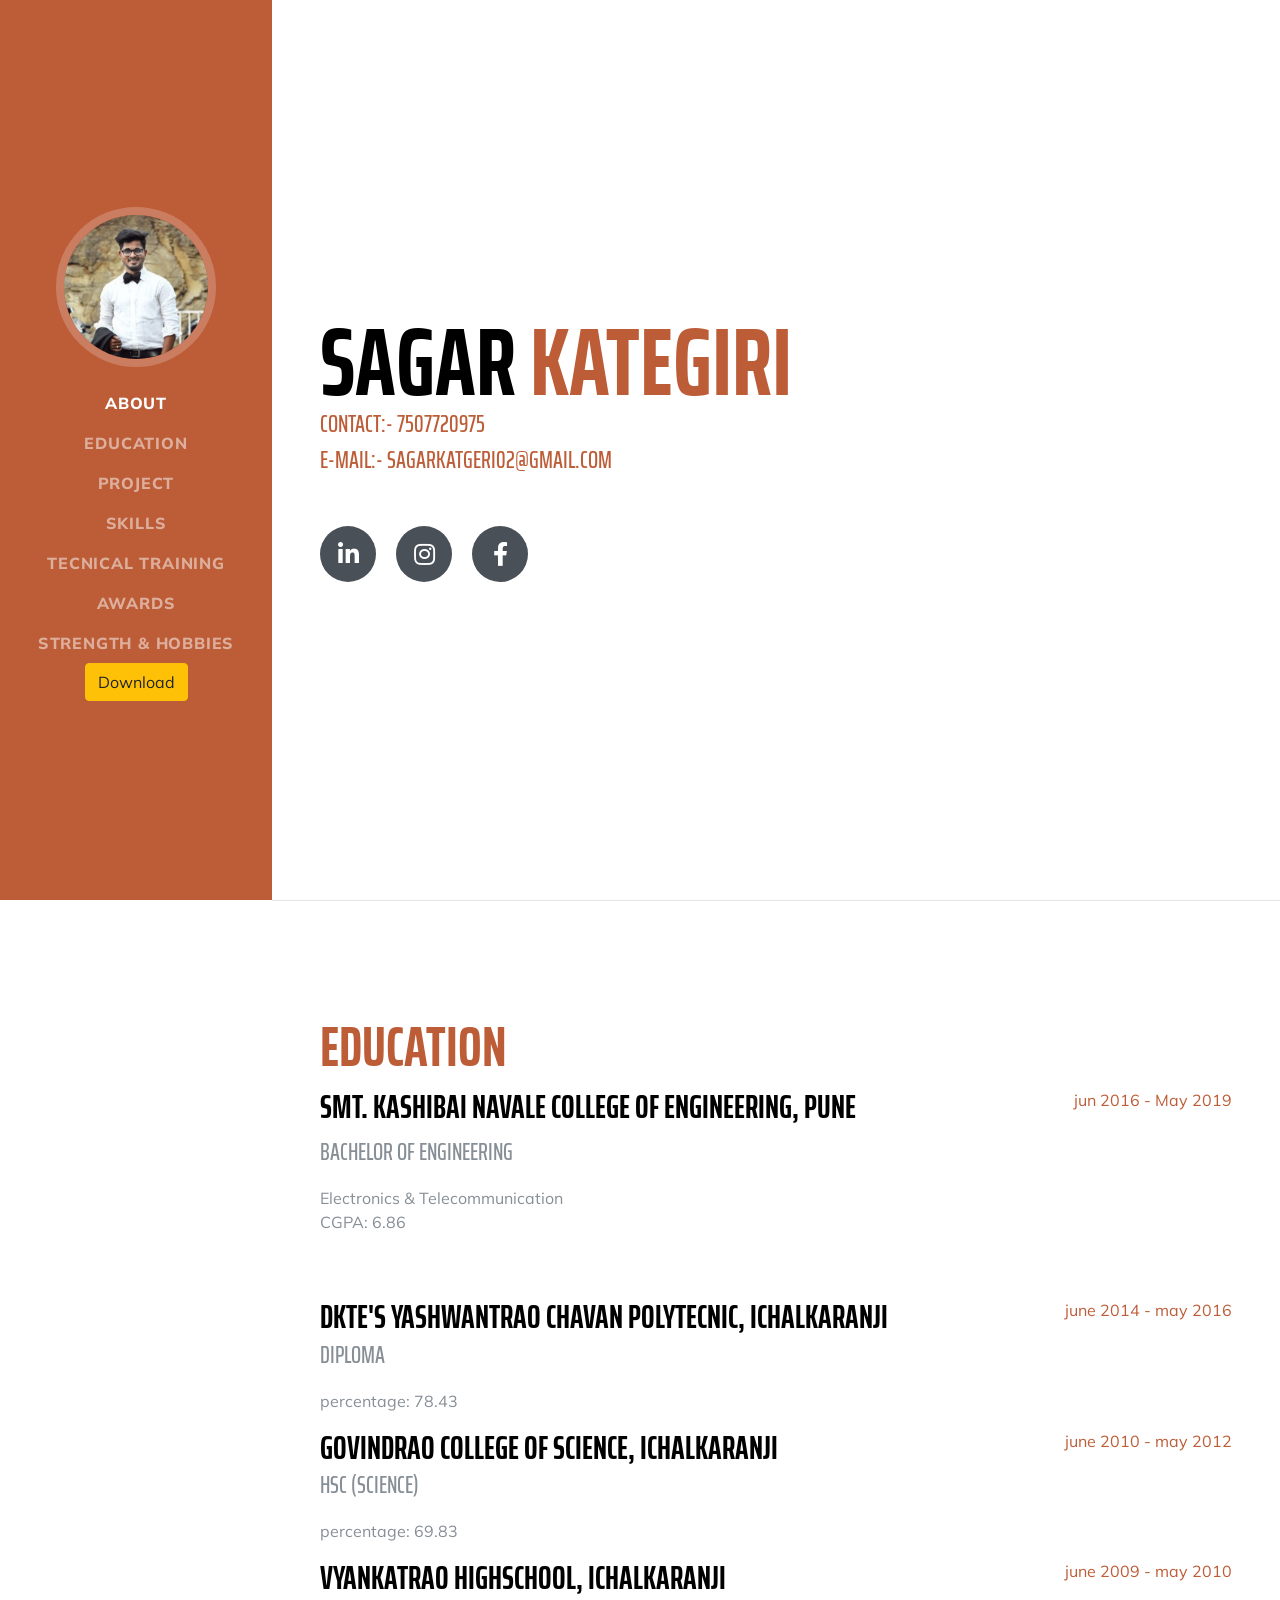
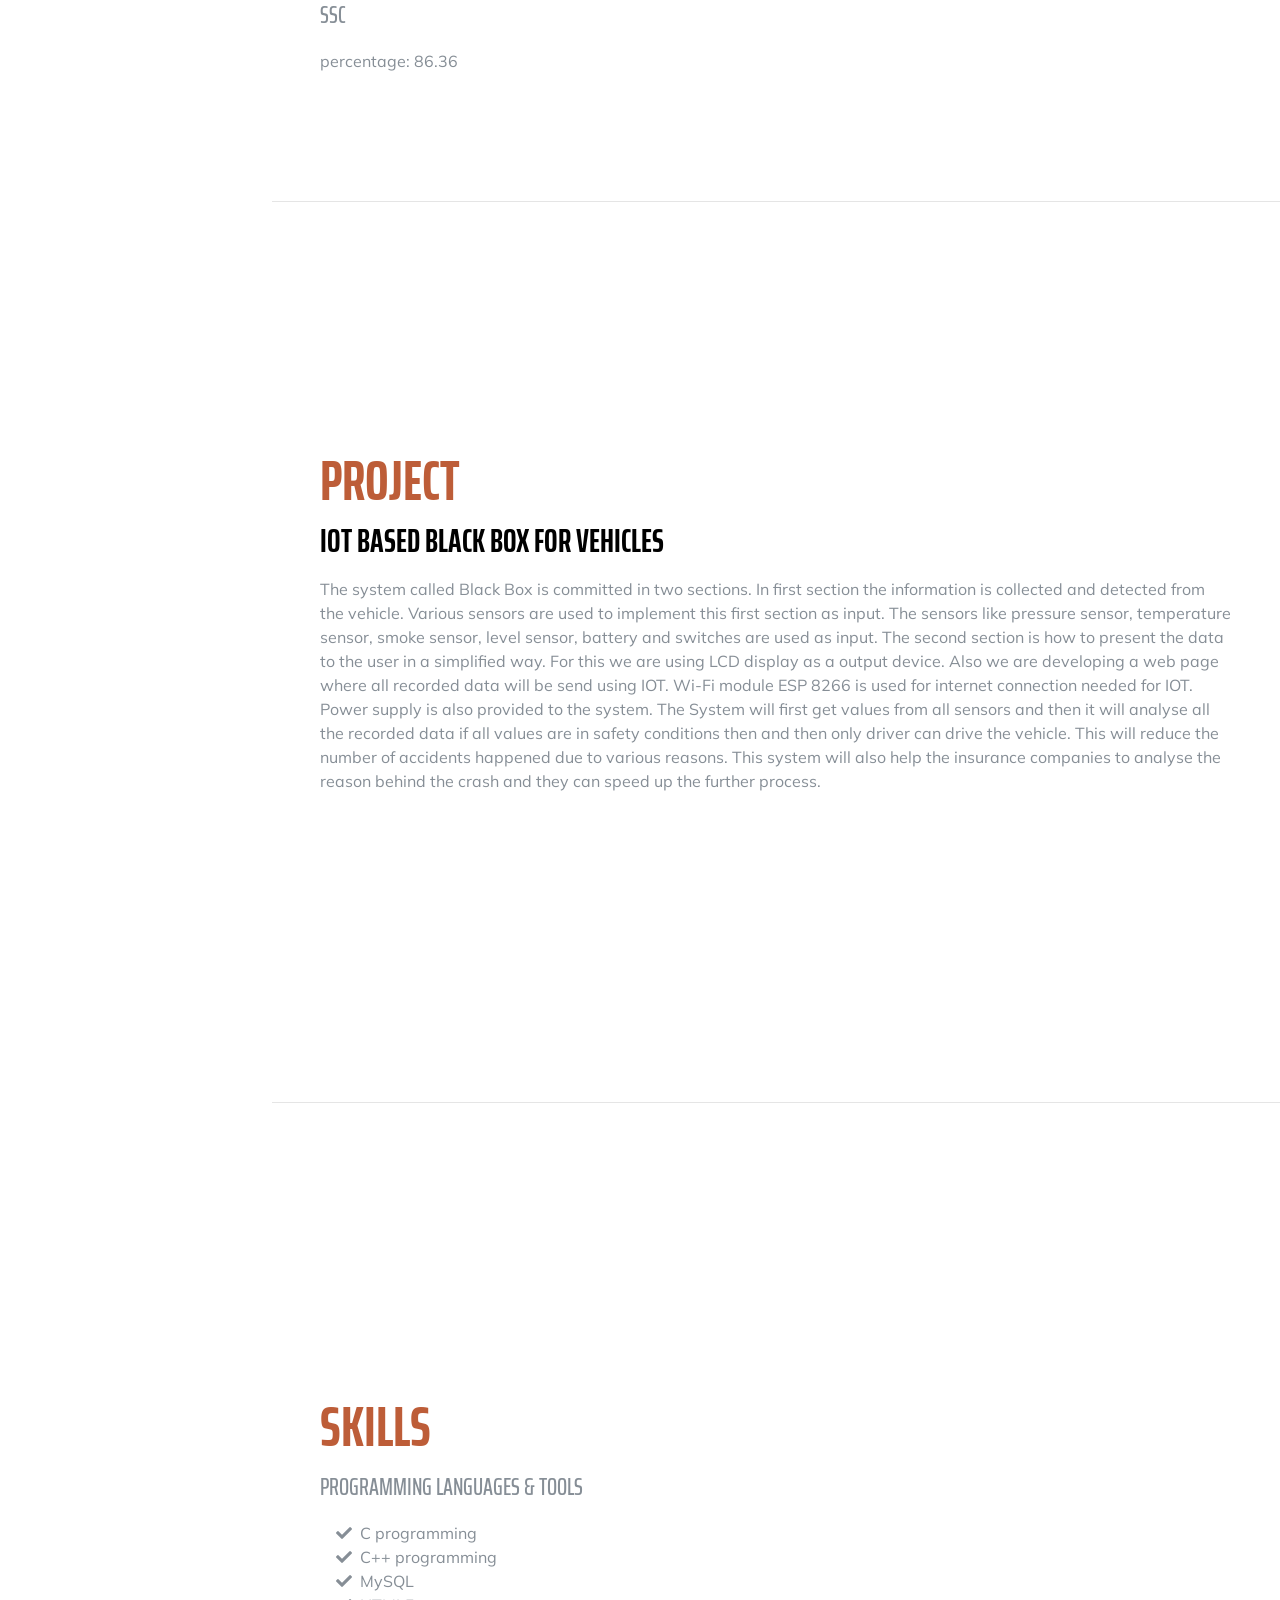
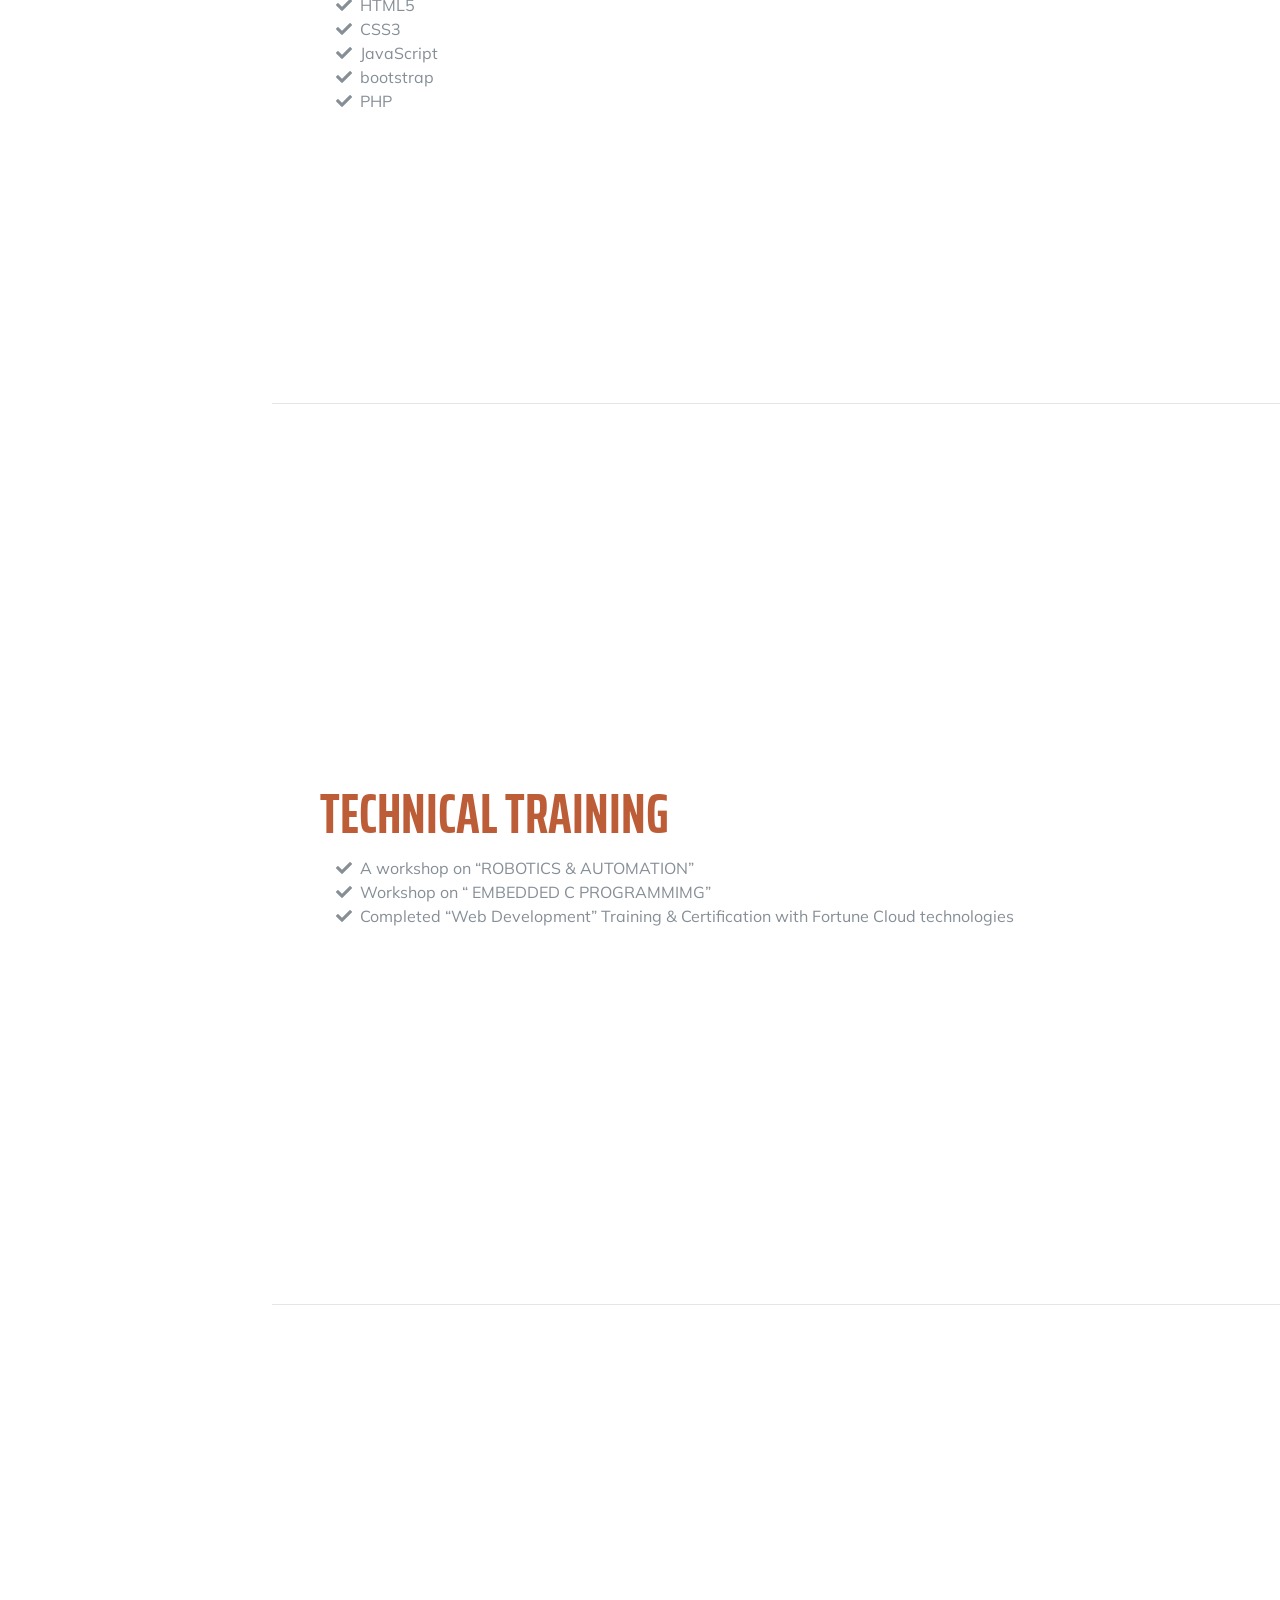
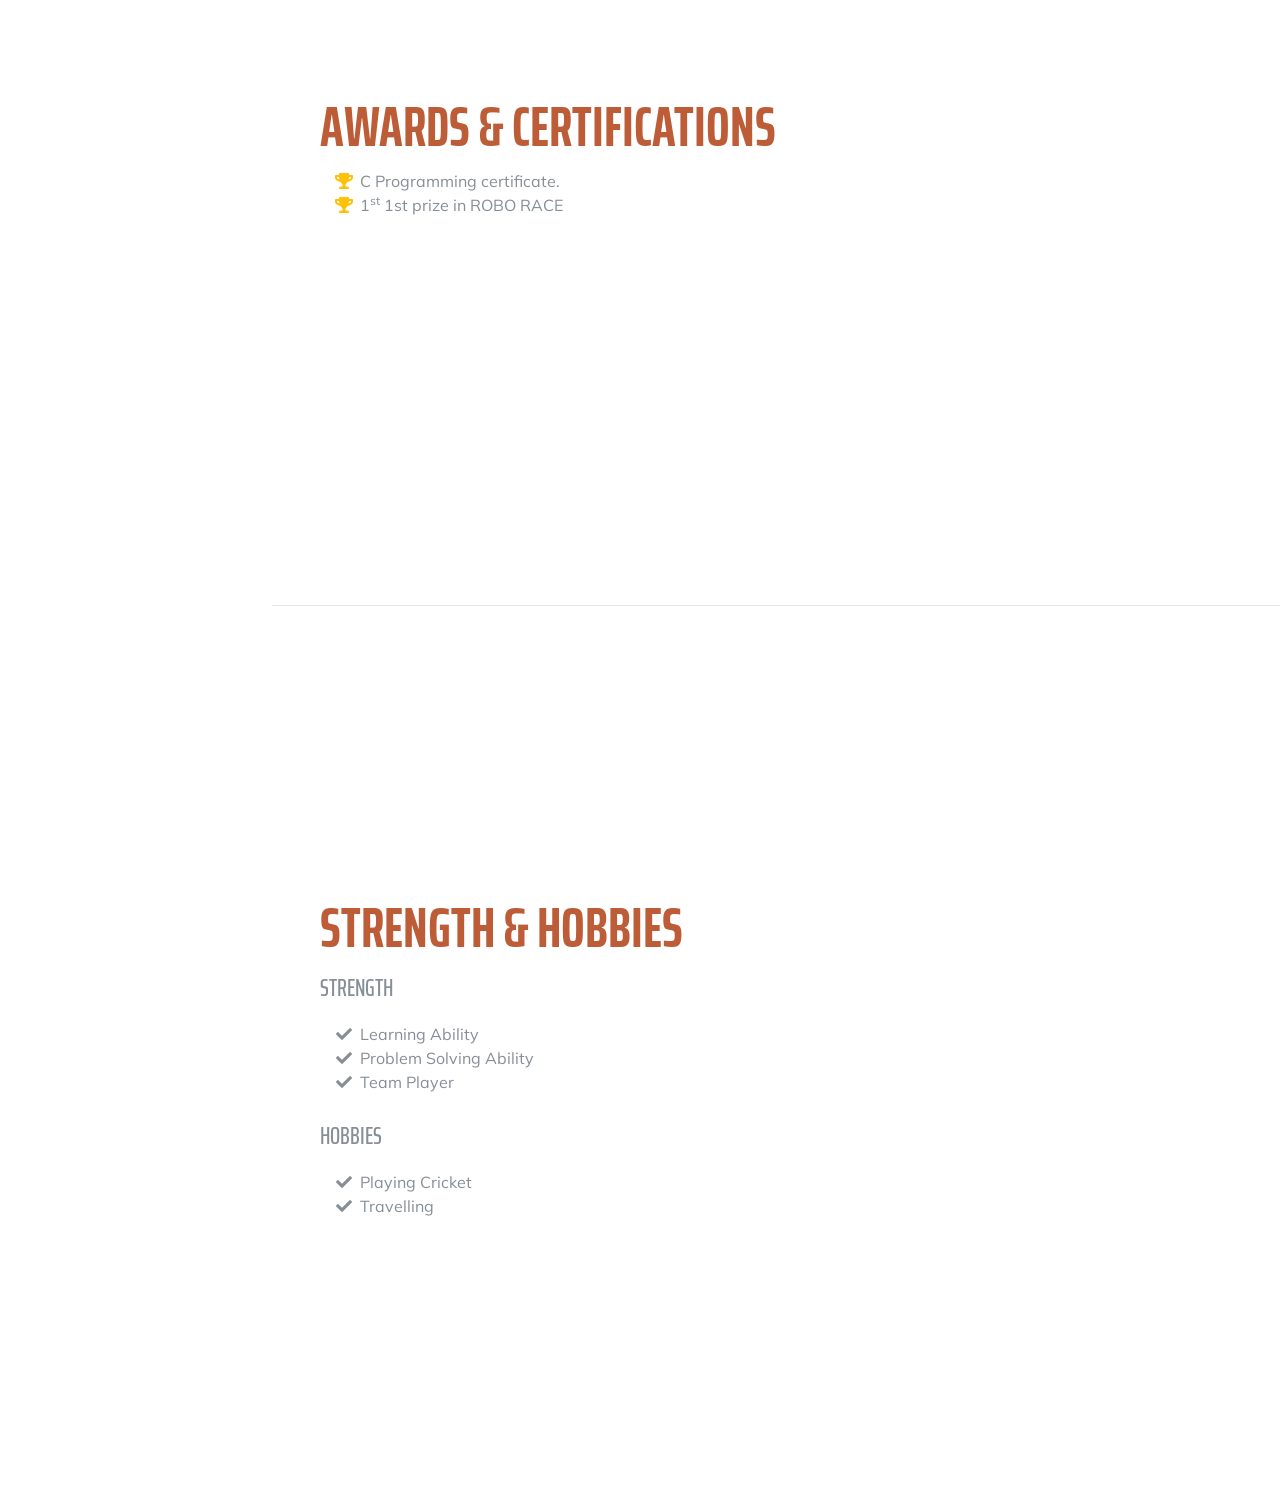
<file: index.html>
<!DOCTYPE html>
<html lang="en">

<head>

  <meta charset="utf-8">
  <meta name="viewport" content="width=device-width, initial-scale=1, shrink-to-fit=no">
  <meta name="description" >
  <meta name="author" >

  <title>Resume</title>

  
  <link href="vendor/bootstrap/css/bootstrap.min.css" rel="stylesheet">

  
  <link href="https://fonts.googleapis.com/css?family=Saira+Extra+Condensed:500,700" rel="stylesheet">
  <link href="https://fonts.googleapis.com/css?family=Muli:400,400i,800,800i" rel="stylesheet">
  <link href="vendor/fontawesome-free/css/all.min.css" rel="stylesheet">

  
  <link href="css/resume.min.css" rel="stylesheet">

</head>

<body id="page-top">

  <nav class="navbar navbar-expand-lg navbar-dark bg-primary fixed-top" id="sideNav">
    <a class="navbar-brand js-scroll-trigger" href="#page-top">
      <span class="d-block d-lg-none">Sagar Kategiri</span>
      <span class="d-none d-lg-block">
        <img class="img-fluid img-profile rounded-circle mx-auto mb-2" src="img/sagar.jpg" alt="">
      </span>
    </a>
    <button class="navbar-toggler" type="button" data-toggle="collapse" data-target="#navbarSupportedContent" aria-controls="navbarSupportedContent" aria-expanded="false" aria-label="Toggle navigation">
      <span class="navbar-toggler-icon"></span>
    </button>
    <div class="collapse navbar-collapse" id="navbarSupportedContent">
      <ul class="navbar-nav">
        <li class="nav-item">
          <a class="nav-link js-scroll-trigger" href="#about">About</a>
        </li>
        <li class="nav-item">
          <a class="nav-link js-scroll-trigger" href="#education">Education</a>
        </li>
        <li class="nav-item">
          <a class="nav-link js-scroll-trigger" href="#Project">Project</a>
        </li>
        <li class="nav-item">
          <a class="nav-link js-scroll-trigger" href="#skills">Skills</a>
        </li>
        <li class="nav-item">
          <a class="nav-link js-scroll-trigger" href="#training">Tecnical training</a>
        </li>
        <li class="nav-item">
          <a class="nav-link js-scroll-trigger" href="#awards">Awards</a>
        </li>
        <li class="nav-item">
          <a class="nav-link js-scroll-trigger" href="#strength">Strength &amp; Hobbies</a>
        </li>
        <a href= "C:\Users\Sangeetarao\Desktop\sagar\sagarportfolio\sagar_kategiri_skn.pdf" download>
        <li><button type="button" class="btn btn-warning btn">
          Download </button>
        
      </li>  
      </ul>

</div>
    </div>
  </nav>

  <div class="container fluid p-0">

    <section class="resume-section p-3 p-lg-5 d-flex align-items-center" id="about">
      <div class="w-100">
        <h1 class="mb-0">SAGAR
          <span class="text-primary">KATEGIRI</span>
        </h1>
        <div class="subheading mb-5">Contact:- 7507720975 
        	<br>
          <a href="mailto:name@email.com">E-mail:- Sagarkatgeri02@gmail.com</a>
        </div>
        <p class="lead mb-5"></p>
        <div class="social-icons">
          <a href="https://www.linkedin.com/in/sagar-katgeri-72a3ba168">
            <i class="fab fa-linkedin-in"></i>
          </a>
          <a href="https://www.instagram.com/sagar_katgeri">
            <i class="fab fa-instagram"></i>
          </a>
          
          <a href="https://www.facebook.com/sagar.katgeri">
            <i class="fab fa-facebook-f"></i>
          </a>
        </div>
      </div>
    </section>



    <hr class="m-0">

    <section class="resume-section p-3 p-lg-5 d-flex align-items-center" id="education">
      <div class="w-100">
        <h2 class="text-primary" class="mb-5">Education</h2>

        <div class="resume-item d-flex flex-column flex-md-row justify-content-between mb-5">
          <div class="resume-content">
            <h3>Smt. Kashibai Navale College Of Engineering, Pune</h3>
            <div class="subheading mb-3">Bachelor of Engineering</div>
            <div>Electronics & Telecommunication</div>
            <p>CGPA: 6.86</p>
          </div>
          <div class="resume-date text-md-right">
            <span class="text-primary">jun 2016 - May 2019</span>
          </div>
        </div>

        <div class="resume-item d-flex flex-column flex-md-row justify-content-between">
          <div class="resume-content">
            <h3 class="mb-0">DKTE's Yashwantrao Chavan Polytecnic, Ichalkaranji </h3>
            <div class="subheading mb-3">Diploma</div>
            <p>percentage: 78.43</p>
          </div>
          <div class="resume-date text-md-right">
            <span class="text-primary"> june 2014 - may 2016</span>
          </div>
        </div>

        <div class="resume-item d-flex flex-column flex-md-row justify-content-between">
          <div class="resume-content">
            <h3 class="mb-0">Govindrao College Of Science, Ichalkaranji</h3>
            <div class="subheading mb-3">HSC (Science) </div>
            <p>percentage: 69.83</p>
          </div>
          <div class="resume-date text-md-right">
            <span class="text-primary"> june 2010 - may 2012</span>
          </div>
        </div>

        <div class="resume-item d-flex flex-column flex-md-row justify-content-between">
          <div class="resume-content">
            <h3 class="mb-0"> Vyankatrao Highschool, Ichalkaranji </h3>
            <div class="subheading mb-3">SSC</div>
            <p>percentage: 86.36</p>
          </div>
          <div class="resume-date text-md-right">
            <span class="text-primary"> june 2009 - may 2010</span>
          </div>
        </div>

      </div>
    </section>

    <hr class="m-0">

    <section class="resume-section p-3 p-lg-5 d-flex align-items-center" id="Project">
      <div class="w-100">
        <h2 class="text-primary"class="mb-5" >Project</h2>
        <div class="resume-item d-flex flex-column flex-md-row justify-content-between mb-5">
          <div class="resume-content">
            <h3 class="mb-0">IOT based Black Box For Vehicles </h3>
            <div class="subheading mb-3"></div>
            <p>

            The system called Black Box is committed in two sections. In first section the information is collected and detected from the vehicle. Various sensors are used to implement this first section as input. The sensors like pressure sensor, temperature sensor, smoke sensor, level sensor, battery and switches are used as input.
The second section is how to present the data to the user in a simplified way. For this we are using LCD display as a output device. Also we are developing a web page where all recorded data will be send using IOT. Wi-Fi module ESP 8266 is used for internet connection needed for IOT.
Power supply is also provided to the system. The System will first get values from all sensors and then it will analyse all the recorded data if all values are in safety conditions then and then only driver can drive the vehicle. This will reduce the number of accidents happened due to various reasons. This system will also help the insurance companies to analyse the reason behind the crash and they can speed up the further process.
</p>
          </div>
        </div>
      </div>
    </section>

    <hr class="m-0">

    <section class="resume-section p-3 p-lg-5 d-flex align-items-center" id="skills">
      <div class="w-100">
        <h2 class="text-primary"class="mb-5" >Skills</h2>

        <div class="subheading mb-3">Programming Languages &amp; Tools</div>
        
        <ul class="fa-ul mb-0">
          <li>
            <i class="fa-li fa fa-check"></i>
            C programming</li>
          <li>
            <i class="fa-li fa fa-check"></i>
            C++ programming</li>
          <li>
            <i class="fa-li fa fa-check"></i>
            MySQL</li>
          <li>
            <i class="fa-li fa fa-check"></i>
            HTML5</li>
          <li>
            <i class="fa-li fa fa-check"></i>
            CSS3</li>
          <li>
            <i class="fa-li fa fa-check"></i>
            JavaScript</li>
          <li>
            <i class="fa-li fa fa-check"></i>
            bootstrap</li>
            <li>
            <i class="fa-li fa fa-check"></i>
            PHP</li>
        </ul>
      </div>
    </section>

    <hr class="m-0">

    <section class="resume-section p-3 p-lg-5 d-flex align-items-center" id="training">
      <div class="w-100">
        <h2 class="text-primary"class="mb-5" >Technical training</h2>
        <ul class="fa-ul mb-0">
          <li>
            <i class="fa-li fa fa-check"></i>
            A workshop on “ROBOTICS & AUTOMATION”</li>
          <li>
            <i class="fa-li fa fa-check"></i>
            Workshop on  “ EMBEDDED C PROGRAMMIMG”
            <li>
            <i class="fa-li fa fa-check"></i>
            Completed “Web Development” Training & Certification with Fortune Cloud technologies
</li>
        
      </div>
    </section>

    <hr class="m-0">

    <section class="resume-section p-3 p-lg-5 d-flex align-items-center" id="awards">
      <div class="w-100">
        <h2 class="text-primary" class="mb-5" >Awards &amp; Certifications</h2>
        <ul class="fa-ul mb-0">
          <li>
            <i class="fa-li fa fa-trophy text-warning"></i>
            C Programming certificate.</li>
          
          <li>
            <i class="fa-li fa fa-trophy text-warning"></i>
            1<sup>st</sup>
             1st prize in ROBO RACE</li>
          
        </ul>
      </div>
    </section>

    <hr class="m-0">

    <section class="resume-section p-3 p-lg-5 d-flex align-items-center" id="strength">
      <div class="w-100">
        <h2 class="text-primary" class="mb-5" >Strength &amp; Hobbies</h2>

        <div class="subheading mb-3">Strength</div>
        
        <ul class="fa-ul mb-0">
          <li>
            <i class="fa-li fa fa-check"></i>
            Learning Ability</li>
          <li>
            <i class="fa-li fa fa-check"></i>
            Problem Solving Ability</li>
          <li>
            <i class="fa-li fa fa-check"></i>
            Team Player</li>
        </ul>
        <br>
            <div class="subheading mb-3">Hobbies</div>
            <ul class="fa-ul mb-0">
            <li>
            <i class="fa-li fa fa-check"></i>
            Playing Cricket</li>
          <li>
            <i class="fa-li fa fa-check"></i>
            Travelling</li>
          
        </ul>
      </div>

    </section>

  </div>

  <!-- Bootstrap core JavaScript -->
  <script src="vendor/jquery/jquery.min.js"></script>
  <script src="vendor/bootstrap/js/bootstrap.bundle.min.js"></script>

  <!-- Plugin JavaScript -->
  <script src="vendor/jquery-easing/jquery.easing.min.js"></script>

  <!-- Custom scripts for this template -->
  <script src="js/resume.min.js"></script>

</body>

</html>
</file>
<file: css/resume.min.css>
body {
  font-family: 'Muli', -apple-system, BlinkMacSystemFont, 'Segoe UI', Roboto, 'Helvetica Neue', Arial, sans-serif, 'Apple Color Emoji', 'Segoe UI Emoji', 'Segoe UI Symbol', 'Noto Color Emoji';
  padding-top: 54px;
  color: #868e96;
}

@media (min-width: 992px) {
  body {
    padding-top: 0;
    padding-left: 17rem;
  }
}

h1,
h3,
h4,
h5,
h6 {
  font-family: 'Saira Extra Condensed', -apple-system, BlinkMacSystemFont, 'Segoe UI', Roboto, 'Helvetica Neue', Arial, sans-serif, 'Apple Color Emoji', 'Segoe UI Emoji', 'Segoe UI Symbol', 'Noto Color Emoji';
  font-weight: 700;
  text-transform: uppercase;
  color:black;
}

h1 {
  font-size: 6rem;
  line-height: 5.5rem;
}

h2 {
  font-family: 'Saira Extra Condensed', -apple-system, BlinkMacSystemFont, 'Segoe UI', Roboto, 'Helvetica Neue', Arial, sans-serif, 'Apple Color Emoji', 'Segoe UI Emoji', 'Segoe UI Symbol', 'Noto Color Emoji';
  font-weight: 700;
  text-transform: uppercase;
  font-size: 3.5rem;
  
}

h2{
  colour:#BD5D38;
}

h3 {
  font-size: 2rem;
  colour:black;

  
}




p.lead {
  font-size: 1.15rem;
  font-weight: 400;
 
}

.subheading {
  text-transform: uppercase;
  font-weight: 500;
  font-family: 'Saira Extra Condensed', -apple-system, BlinkMacSystemFont, 'Segoe UI', Roboto, 'Helvetica Neue', Arial, sans-serif, 'Apple Color Emoji', 'Segoe UI Emoji', 'Segoe UI Symbol', 'Noto Color Emoji';
  font-size: 1.5rem;
 
}

.social-icons a {
  display: inline-block;
  height: 3.5rem;
  width: 3.5rem;
  background-color: #495057;
  color: #fff !important;
  border-radius: 100%;
  text-align: center;
  font-size: 1.5rem;
  line-height: 3.5rem;
  margin-right: 1rem;
}

.social-icons a:last-child {
  margin-right: 0;
}

.social-icons a:hover {
  background-color: #BD5D38;
}

.dev-icons {
  font-size: 3rem;
}

.dev-icons .list-inline-item i:hover {
  color: #BD5D38;
}

#sideNav .navbar-nav .nav-item .nav-link {
  font-weight: 800;
  letter-spacing: 0.05rem;
  text-transform: uppercase;
}

#sideNav .navbar-toggler:focus {
  outline-color: #542554;
}

@media (min-width: 992px) {
  #sideNav {
    text-align: center;
    position: fixed;
    top: 0;
    left: 0;
    display: -webkit-box;
    display: -ms-flexbox;
    display: flex;
    -webkit-box-orient: vertical;
    -webkit-box-direction: normal;
    -ms-flex-direction: column;
    flex-direction: column;
    width: 17rem;
    height: 100vh;
  }
  #sideNav .navbar-brand {
    display: -webkit-box;
    display: -ms-flexbox;
    display: flex;
    margin: auto auto 0;
    padding: 0.5rem;
  }
  #sideNav .navbar-brand .img-profile {
    max-width: 10rem;
    max-height: 10rem;
    border: 0.5rem solid rgba(255, 255, 255, 0.2);
  }
  #sideNav .navbar-collapse {
    display: -webkit-box;
    display: -ms-flexbox;
    display: flex;
    -webkit-box-align: start;
    -ms-flex-align: start;
    align-items: flex-start;
    -webkit-box-flex: 0;
    -ms-flex-positive: 0;
    flex-grow: 0;
    width: 100%;
    margin-bottom: auto;
  }
  #sideNav .navbar-collapse .navbar-nav {
    -webkit-box-orient: vertical;
    -webkit-box-direction: normal;
    -ms-flex-direction: column;
    flex-direction: column;
    width: 100%;
  }
  #sideNav .navbar-collapse .navbar-nav .nav-item {
    display: block;
  }
  #sideNav .navbar-collapse .navbar-nav .nav-item .nav-link {
    display: block;
  }
}

section.resume-section {
  padding-top: 5rem !important;
  padding-bottom: 5rem !important;
  max-width: 75rem;
}

section.resume-section .resume-item .resume-date {
  min-width: none;
}

@media (min-width: 768px) {
  section.resume-section {
    min-height: 100vh;
  }
  section.resume-section .resume-item .resume-date {
    min-width: 18rem;
  }
}

@media (min-width: 992px) {
  section.resume-section {
    padding-top: 3rem !important;
    padding-bottom: 3rem !important;
  }
}

.bg-primary {
  background-color: #BD5D38 !important;
}

.text-primary {
  color:#BD5D38  !important;
}

a {
  color: #BD5D38;
}

a:hover, a:focus, a:active {
  color: #74e3ec;
}
</file>
